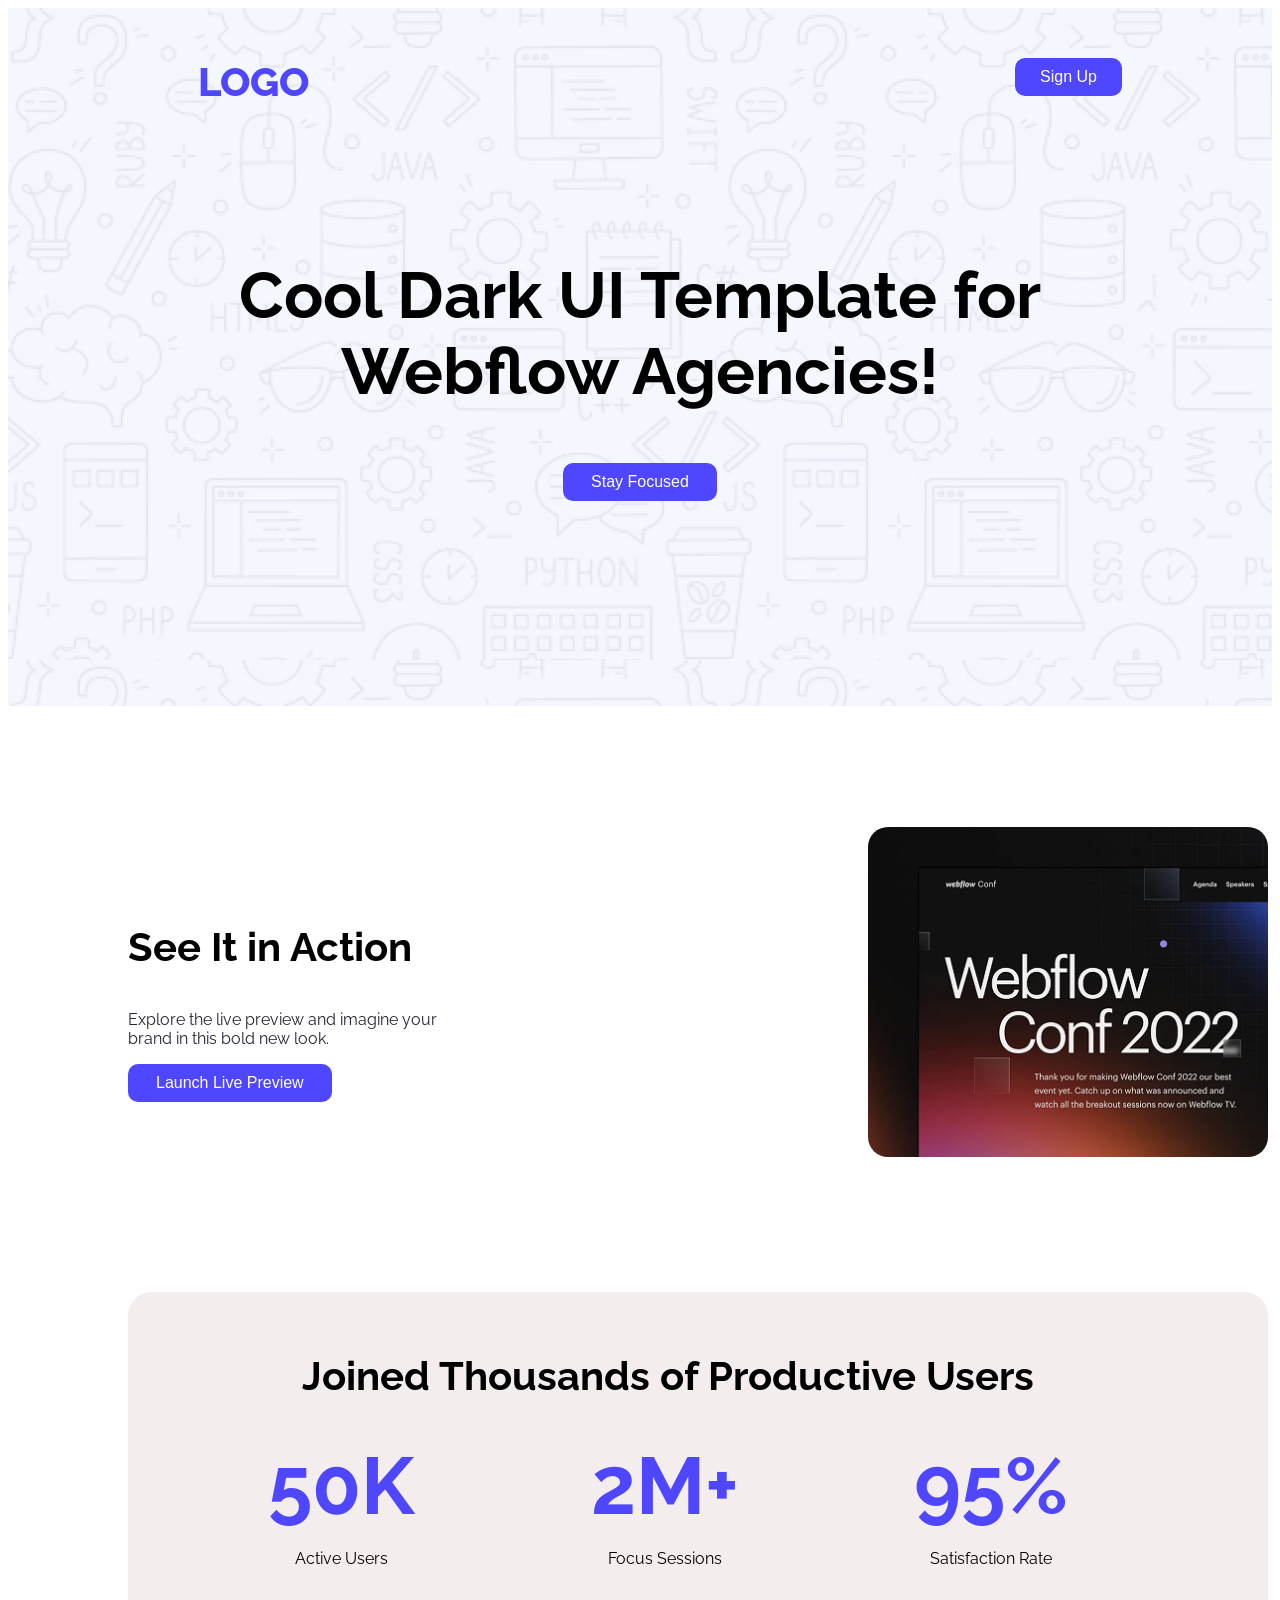
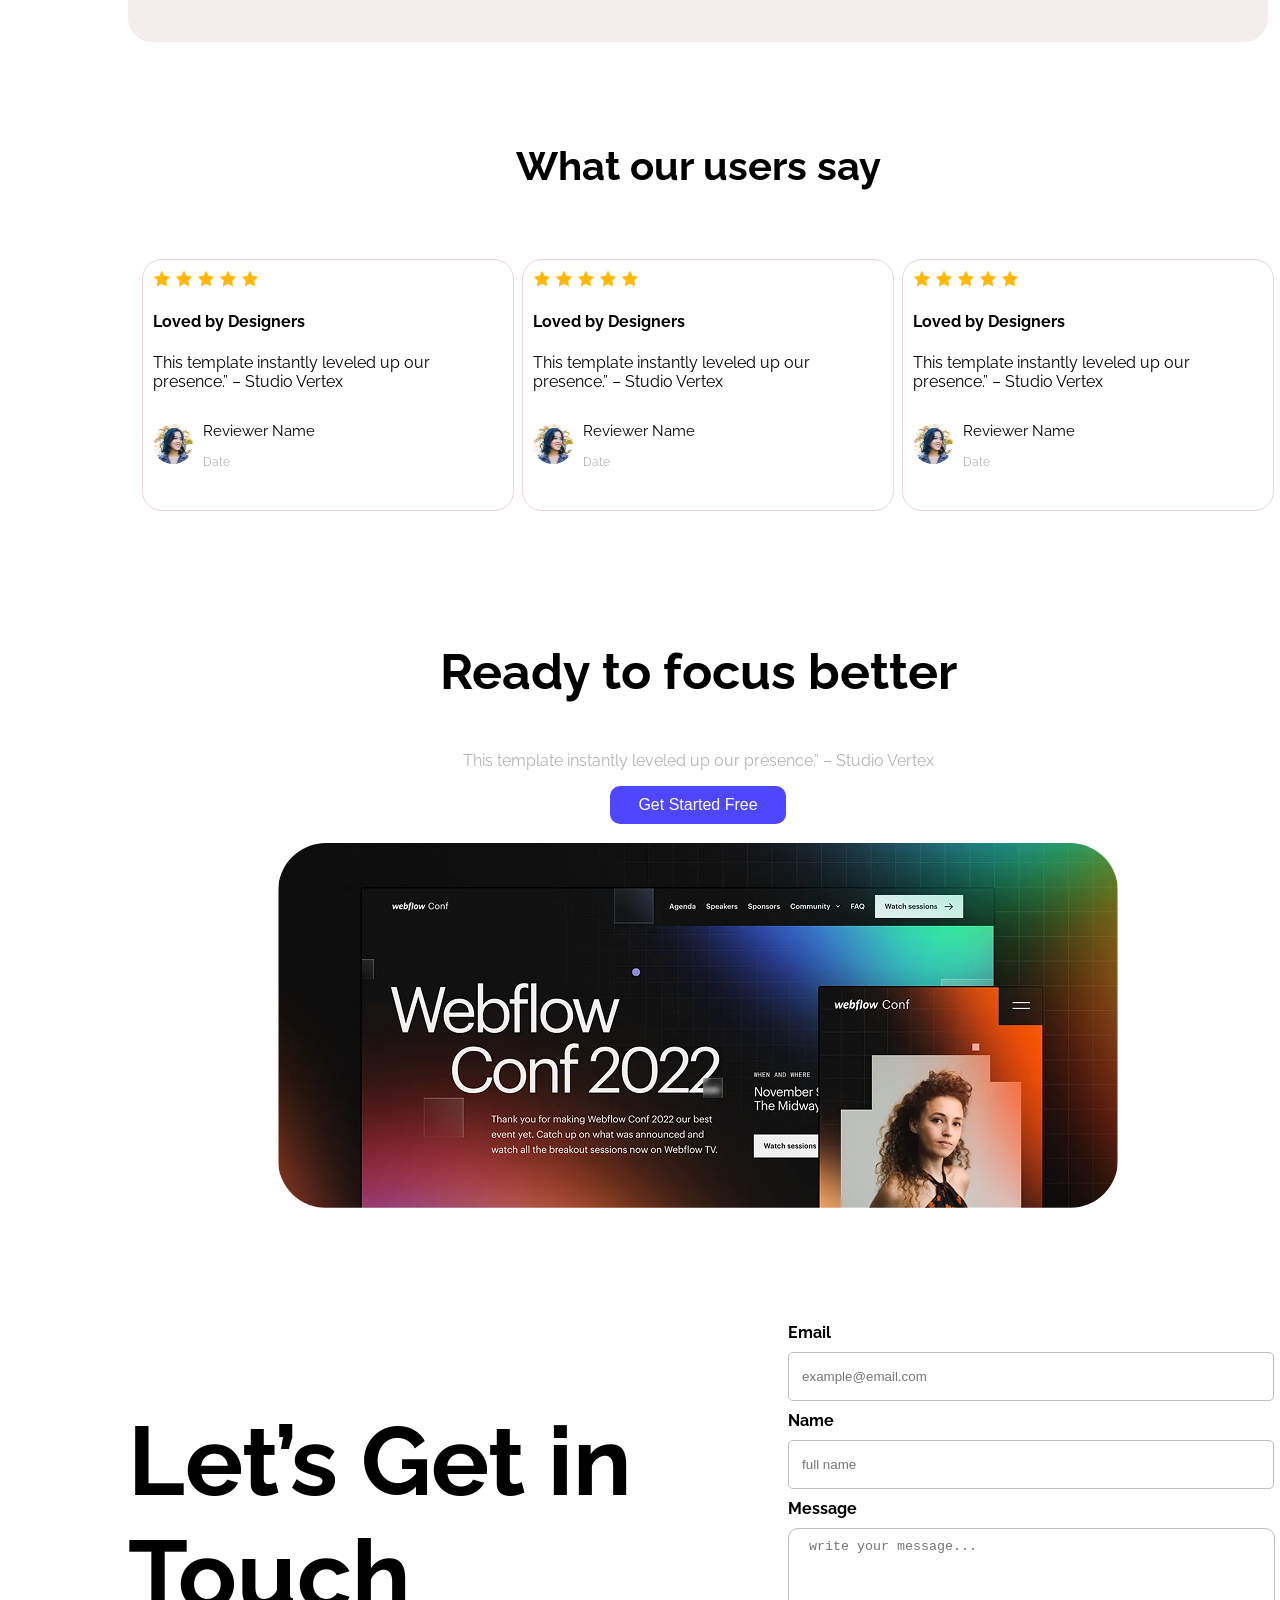
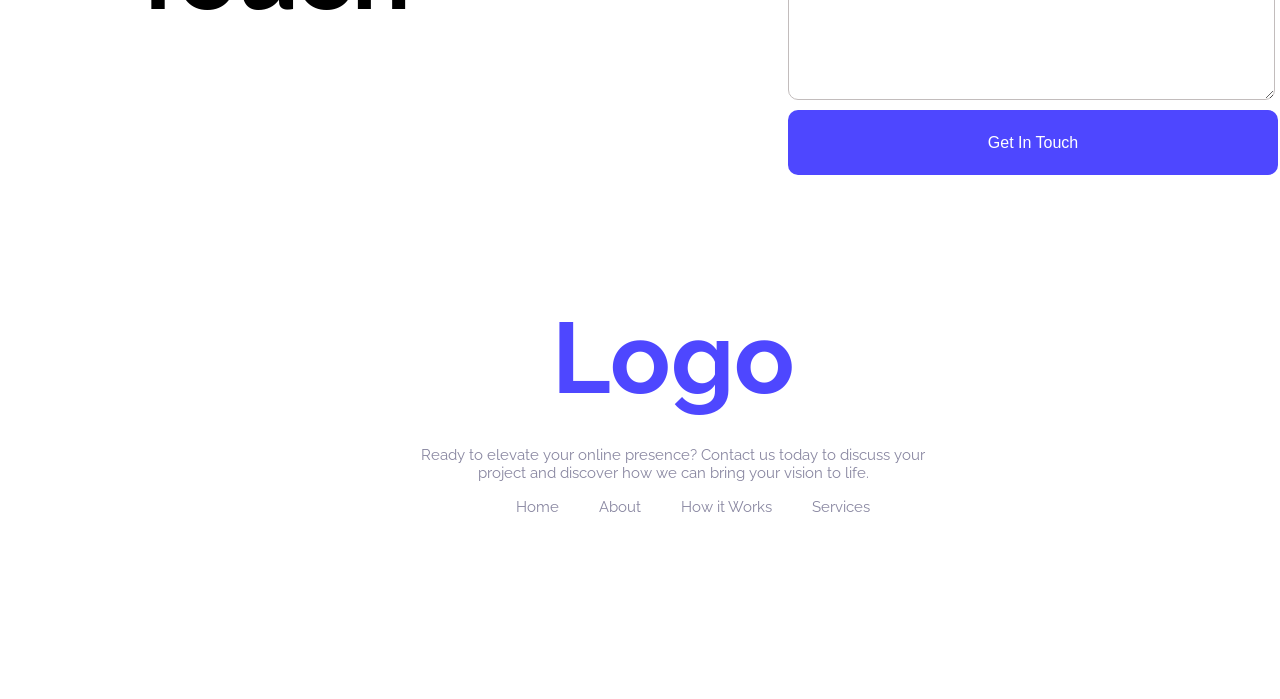
<file: index.html>
<!DOCTYPE html>
<html lang="en">

<head>
    <meta charset="UTF-8">
    <meta name="viewport" content="width=device-width, initial-scale=1.0">
    <link rel="preconnect" href="https://fonts.googleapis.com">
    <link rel="preconnect" href="https://fonts.gstatic.com" crossorigin>
    <link href="https://fonts.googleapis.com/css2?family=Raleway:ital,wght@0,100..900;1,100..900&display=swap"
        rel="stylesheet">
    <title>Assignment 1</title>
    <link rel="stylesheet" href="stylefile/styles.css">
</head>

<body class="raleway-normal">
    <header class="header-section">
        <nav class="header-nav">
            <ul>
                <li class="logo">LOGO</li>
                <li class=" "><button class="growing-button">Sign Up</button></li>
            </ul>
        </nav>
        <div class="header-div">
            <h2>Cool Dark UI Template for Webflow Agencies!</h2>
            <button class="growing-button">Stay Focused</button>
        </div>
    </header>
    <main>
        <section class="second-section">
            <div class="action">
                <h3>See It in Action</h3>
                <p>Explore the live preview and imagine your brand in this bold new look.</p>
                <button class="growing-button">Launch Live Preview</button>
            </div>
            <img class="webflow" src="images/wc-mini.png" alt="">
        </section>
        <section class="third-section">
            <div class="user-section">
                <h3>Joined Thousands of Productive Users</h3>
                <div class="users">
                    <div class="user">
                        <h1>50K</h1>
                        <p>Active Users</p>
                    </div>
                    <div class="user">
                        <h1>2M+</h1>
                        <p>Focus Sessions</p>
                    </div>
                    <div class="user">
                        <h1>95%</h1>
                        <p>Satisfaction Rate</p>
                    </div>
                </div>
            </div>
        </section>
        <section class="four-section">
            <div class="what-title">
                <h3>What our users say</h3>
            </div>
            <div class="designers">
                <div class="designer">
                    <div class="star">
                        <img src="images/icon-star.png" alt="">
                        <img src="images/icon-star.png" alt="">
                        <img src="images/icon-star.png" alt="">
                        <img src="images/icon-star.png" alt="">
                        <img src="images/icon-star.png" alt="">
                    </div>
                    <h4>Loved by Designers</h4>
                    <p>This template instantly leveled up our presence.” – Studio Vertex</p>
                    <div class="profile-picture">
                        <img src="images/avatar.png" alt="">
                        <div class="name-date">
                            <p class="name">Reviewer Name</p>
                            <p class="date">Date</p>
                        </div>
                    </div>
                </div>
                <div class="designer">
                    <div class="star">
                        <img src="images/icon-star.png" alt="">
                        <img src="images/icon-star.png" alt="">
                        <img src="images/icon-star.png" alt="">
                        <img src="images/icon-star.png" alt="">
                        <img src="images/icon-star.png" alt="">
                    </div>
                    <h4>Loved by Designers</h4>
                    <p>This template instantly leveled up our presence.” – Studio Vertex</p>
                    <div class="profile-picture">
                        <img src="images/avatar.png" alt="">
                        <div class="name-date">
                            <p class="name">Reviewer Name</p>
                            <p class="date">Date</p>
                        </div>
                    </div>
                </div>
                <div class="designer">
                    <div class="star">
                        <img src="images/icon-star.png" alt="">
                        <img src="images/icon-star.png" alt="">
                        <img src="images/icon-star.png" alt="">
                        <img src="images/icon-star.png" alt="">
                        <img src="images/icon-star.png" alt="">
                    </div>
                    <h4>Loved by Designers</h4>
                    <p>This template instantly leveled up our presence.” – Studio Vertex</p>
                    <div class="profile-picture">
                        <img src="images/avatar.png" alt="">
                        <div class="name-date">
                            <p class="name">Reviewer Name</p>
                            <p class="date">Date</p>
                        </div>
                    </div>
                </div>
            </div>
        </section>
        <section class="five-section">
            <div class="five-section-contain">
                <h3>Ready to focus better</h3>
                <p>This template instantly leveled up our presence.” – Studio Vertex</p>
                <button class="growing-button">Get Started Free</button>
                <br>
                <br>
                <img src="images/wc-big.png" alt="">
            </div>
        </section>
    </main>
    <br><br><br><br><br>
    <footer class="footer-section">
        <section class="footer-section-container">
            <div class="lets">
                <h1>Let’s Get in Touch</h1>
            </div>
            <div class="input">
                <label for="email">Email</label>
                <input type="email" id="email" placeholder="   example@email.com">
                <label for="name">Name</label>
                <input type="text" id="name" placeholder="   full name">
                <label for="message">Message</label>
                <textarea cols="60" rows="10" name="" id="" placeholder="write your message..."></textarea>
                <button class="growing-button">Get In Touch</button>
            </div>
        </section>
        <section class="footer-last-section">
            <div class="last-logo">
                <p class="logo-icon">Logo</p>
                <p>Ready to elevate your online presence? Contact us today to discuss your project and discover how we can bring your vision to life.</p>
                <nav>
                    <ul>
                        <li><a target="_blank" href="home.html">Home</a></li>
                        <li><a target="_blank" href="about.html">About</a></li>
                        <li><a target="_blank" href="how_it_works.html">How it Works</a></li>
                        <li><a target="_blank" href="services.html">Services</a></li>
                    </ul>
                </nav>
            </div>
        </section>
    </footer>
</body>
</html>
</file>
<file: stylefile/styles.css>
.raleway-normal {
    font-family: "Raleway", sans-serif;
    font-optical-sizing: auto;
    font-weight: normal;
    font-style: normal;
}

/* header */
.header-section {
    background-image: url('../images/Hero-bg.png');
    width: 100%;
    height: 698px;
}

/* header-nav */
.header-nav ul {
    display: flex;
    justify-content: space-between;
    margin: 0px 150px 152px;
}

.header-nav ul li {
    list-style: none;
    margin-top: 50px;
}

.header-nav ul .logo {
    color: #4E47FF;
    font-weight: 800;
    font-size: 40px;
}

.header-nav button {
    padding: 10px 25px;
    border: none;
    border-radius: 10px;
    font-size: 16px;
    color: white;
    background-color: #4E47FF;
    cursor: pointer;
}

/* header-div */
.header-div {
    flex-direction: column;
    text-align: center;
    justify-content: center;
    align-items: center;
    width: 900px;
    height: 150px;
    margin: 0px auto;
}

.header-div h2 {
    font-size: 65px;
}

.header-div button {
    text-align: center;
    padding: 10px 28px;
    border: none;
    border-radius: 10px;
    font-size: 16px;
    color: white;
    background-color: #4E47FF;
    cursor: pointer;
}

/* main-section */
.second-section {
    display: flex;
    justify-content: space-between;
    align-items: center;
    width: 1140px;
    height: 400px;
    margin: 86px 160px 100px 120px;
}

.action {
    max-width: 350px;
}

.action h3 {
    font-size: 40px;
    font-weight: bold;
}

.action p {
    color: #252432;
    margin-top: 0px;
}

.action button {
    padding: 10px 28px;
    border: none;
    border-radius: 10px;
    font-size: 16px;
    color: white;
    background-color: #4E47FF;
    cursor: pointer;
}

.second-section img.webflow {
    width: 400px;
    height: 330px;
    border-radius: 20px;
}


.third-section {
    width: 1140px;
    height: 350px;
    margin: 86px 160px 100px 120px;
    background-color: #f4eded;
    border-radius: 24px;
}

.user-section {
    text-align: center;
    justify-content: center;
    width: 800px;
    height: 200px;
    padding: 20px 140px;
}

.user-section h3 {
    font-size: 40px;
    font-weight: bold;
}

.users {
    display: flex;
    text-align: center;
    justify-content: space-between;
    border-radius: 20px;
}

.user h1 {
    font-style: initial;
    color: #4E47FF;
    font-size: 80px;
    font-weight: bold;
    margin: 0px;
}

.user h5 {
    color: #252432; font-weight: 500;
}

/* four-section */
.four-section {
    width: 1140px;
    height: 400px;
    margin: 86px 160px 100px 120px;
}

.what-title h3 {
    font-size: 40px;
    font-weight: bold;
    text-align: center;
    margin-bottom: 60px;
}

.designers {
    width: 1140px;
    height: 240px;
    display: flex;
    padding: 10px;
}

.designer {
    width: 350px;
    height: 230px;
    margin: 0 auto;
    border-radius: 20px;
    border: 1px solid rgb(234, 214, 214);
    padding: 10px;
}

.profile-picture {
    display: flex;
    gap: 10px;
    align-items: center;
}

.profile-picture img {
    width: 40px;
    height: 40px;
    border-radius: 50%;
}

.name-date .name {
    font-size: 15px;
}

.name-date .date {
    font-size: 12px;
    margin-top: 0px;
    color: #B3B3B3;
}

/* five-section */
.five-section {
    width: 1140px;
    height: 400px;
    margin: 86px 160px 100px 120px;
    text-align: center;
    justify-content: center;
}

.five-section-contain h3 {
    font-size: 50px;
}

.five-section-contain p {
    margin-top: 0px;
    color: #B3B3B3;
}

.five-section-contain button {
    padding: 10px 28px;
    border: none;
    border-radius: 10px;
    font-size: 16px;
    color: white;
    background-color: #4E47FF;
    cursor: pointer;
}

.five-section-contain img {
    width: 840px;
    height: 365px;
    border-radius: 48px;
    margin-bottom: 200px;
}

/* footer*/
.footer-section {
    width: 1140px;
    height: 600px;
    margin: 86px 160px 100px 120px;
}

.footer-section-container {
    display: flex;
    justify-content: space-between;
}

.lets {
    width: 50%;
}

.lets h1 {
    align-items: center;
    font-size: 97px;
    font-weight: bold;
}

.input {
    width: 480px;
    height: 490px;
    justify-content: center;
}

.input label {
    font-weight: bold;
}

.input input[type="text"],
input[type="email"] {
    height: 45px;
    border-radius: 5px;
    display: block;
    width: 480px;
    margin: 10px 0px;
    border: 1px solid rgb(194, 188, 188);
}

.input textarea {
    display: block;
    height: 150px;
    width: 445px;
    padding: 10px 20px;
    margin: 10px 0px;
    border: 1px solid rgb(194, 188, 188);
    border-radius: 10px;
}

.input button {
    height: 65px;
    width: 490px;
    padding: 0 auto;
    border: none;
    border-radius: 10px;
    font-size: 16px;
    color: white;
    background-color: #4E47FF;
    cursor: pointer;
}

/* last part */
.footer-last-section {
    width: 1140px;
    height: 100px;
    margin: 86px 160px 100px 120px;
}

.last-logo {
    width: 530px;
    height: 400px;
    justify-content: center;
    align-items: center;
    text-align: center;
    padding: 0px 160px;
}

.last-logo .logo-icon {
    font-size: 100px;
    font-weight: bold;
    color: #4E47FF;
    margin-bottom: 30px;
}

.last-logo p {
    margin-top: 0%;
    font-size: 15px;
    color: #8987A1;
}

.last-logo nav ul {
    display: flex;
    justify-content: center;
    gap: 40px;
}

.last-logo nav ul li {
    list-style: none;
    font-size: 15px;
    color: #8987A1;
}

.last-logo nav ul li a {
    text-decoration: none;
    color: #8987A1;
}

/* animated button */
.growing-button:hover {
    padding: 16px 32px;
    font-size: 18px;
    background-color: #34A853;
    box-shadow: 0 4px 8px rgba(0, 0, 0, 0.1);
    transform: rotate(0deg);
}

.growing-button:active {
    transform: scale(0.98);
}
</file>
